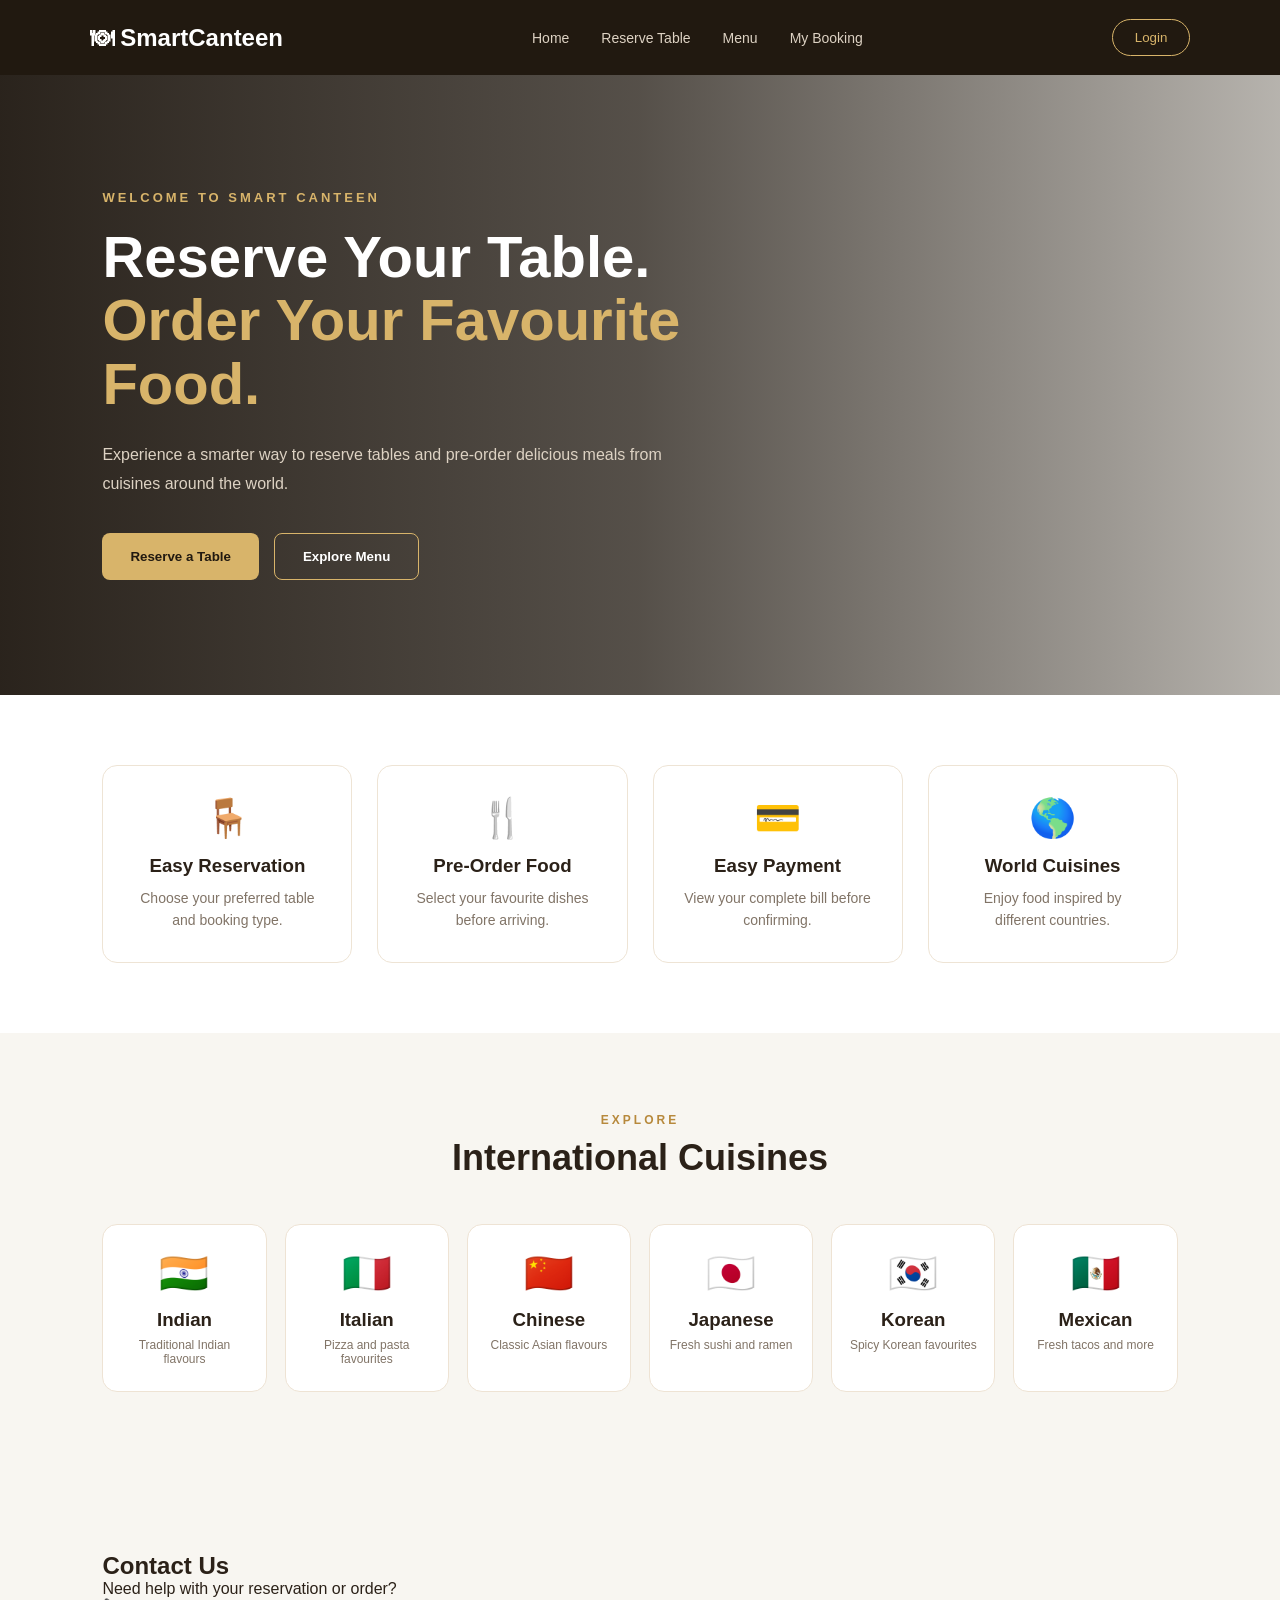
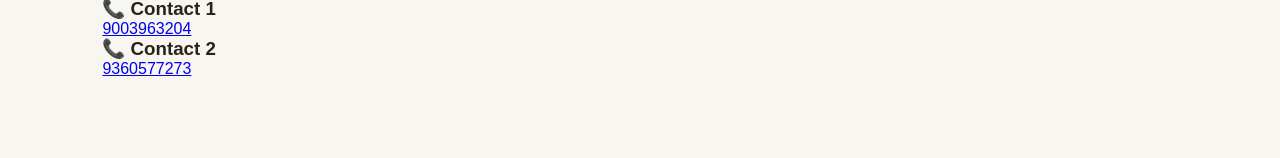
<file: index.html>
<!DOCTYPE html>
<html lang="en">

<head>
    <meta charset="UTF-8">
    <meta name="viewport" content="width=device-width, initial-scale=1.0">
    <title>Smart Canteen Ordering System</title>
    <link rel="stylesheet" href="style.css">
</head>

<body>


<header class="navbar">
    <div class="logo">🍽 SmartCanteen</div>

    <nav>
        <a href="index.html">Home</a>
        <a href="reservation.html" class="active">Reserve Table</a>
        <a href="menu.html">Menu</a>
        <a href="summary.html">My Booking</a>
    </nav>

    <button class="login-btn" onclick="showLogin()">Login</button>
</header>



<section id="home" class="hero">

    <div class="hero-content">

        <p class="small-title">WELCOME TO SMART CANTEEN</p>

        <h1>
            Reserve Your Table.<br>
            <span>Order Your Favourite Food.</span>
        </h1>

        <p>
            Experience a smarter way to reserve tables and pre-order
            delicious meals from cuisines around the world.
        </p>

        <div class="hero-buttons">

            <button
                onclick="window.location.href='reservation.html'"
                class="primary-btn">
                Reserve a Table
            </button>

            <button
                onclick="window.location.href='menu.html'"
                class="secondary-btn">
                Explore Menu
            </button>

        </div>

    </div>

</section>


<section class="features">

    <div class="feature-card">

        <div class="feature-icon">🪑</div>

        <h3>Easy Reservation</h3>

        <p>
            Choose your preferred table and booking type.
        </p>

    </div>


    <div class="feature-card">

        <div class="feature-icon">🍴</div>

        <h3>Pre-Order Food</h3>

        <p>
            Select your favourite dishes before arriving.
        </p>

    </div>


    <div class="feature-card">

        <div class="feature-icon">💳</div>

        <h3>Easy Payment</h3>

        <p>
            View your complete bill before confirming.
        </p>

    </div>


    <div class="feature-card">

        <div class="feature-icon">🌎</div>

        <h3>World Cuisines</h3>

        <p>
            Enjoy food inspired by different countries.
        </p>

    </div>

</section>


<section class="cuisine-section">

    <div class="section-heading">

        <p>EXPLORE</p>

        <h2>International Cuisines</h2>

    </div>


    <div class="cuisine-grid">

        <div class="cuisine-card">

            <div>🇮🇳</div>

            <h3>Indian</h3>

            <p>
                Traditional Indian flavours
            </p>

        </div>


        <div class="cuisine-card">

            <div>🇮🇹</div>

            <h3>Italian</h3>

            <p>
                Pizza and pasta favourites
            </p>

        </div>


        <div class="cuisine-card">

            <div>🇨🇳</div>

            <h3>Chinese</h3>

            <p>
                Classic Asian flavours
            </p>

        </div>


        <div class="cuisine-card">

            <div>🇯🇵</div>

            <h3>Japanese</h3>

            <p>
                Fresh sushi and ramen
            </p>

        </div>


        <div class="cuisine-card">

            <div>🇰🇷</div>

            <h3>Korean</h3>

            <p>
                Spicy Korean favourites
            </p>

        </div>


        <div class="cuisine-card">

            <div>🇲🇽</div>

            <h3>Mexican</h3>

            <p>
                Fresh tacos and more
            </p>

        </div>

    </div>

</section>

<section id="contact" class="contact-section">

    <h2>Contact Us</h2>

    <p>Need help with your reservation or order?</p>

    <div class="contact-numbers">

        <div class="contact-card">
            <h3>📞 Contact 1</h3>
            <a href="tel:9003963204">9003963204</a>
        </div>

        <div class="contact-card">
            <h3>📞 Contact 2</h3>
            <a href="tel:9360577273">9360577273</a>
        </div>

    </div>

</section>




<script src="script.js"></script>

</body>

</html>
</file>
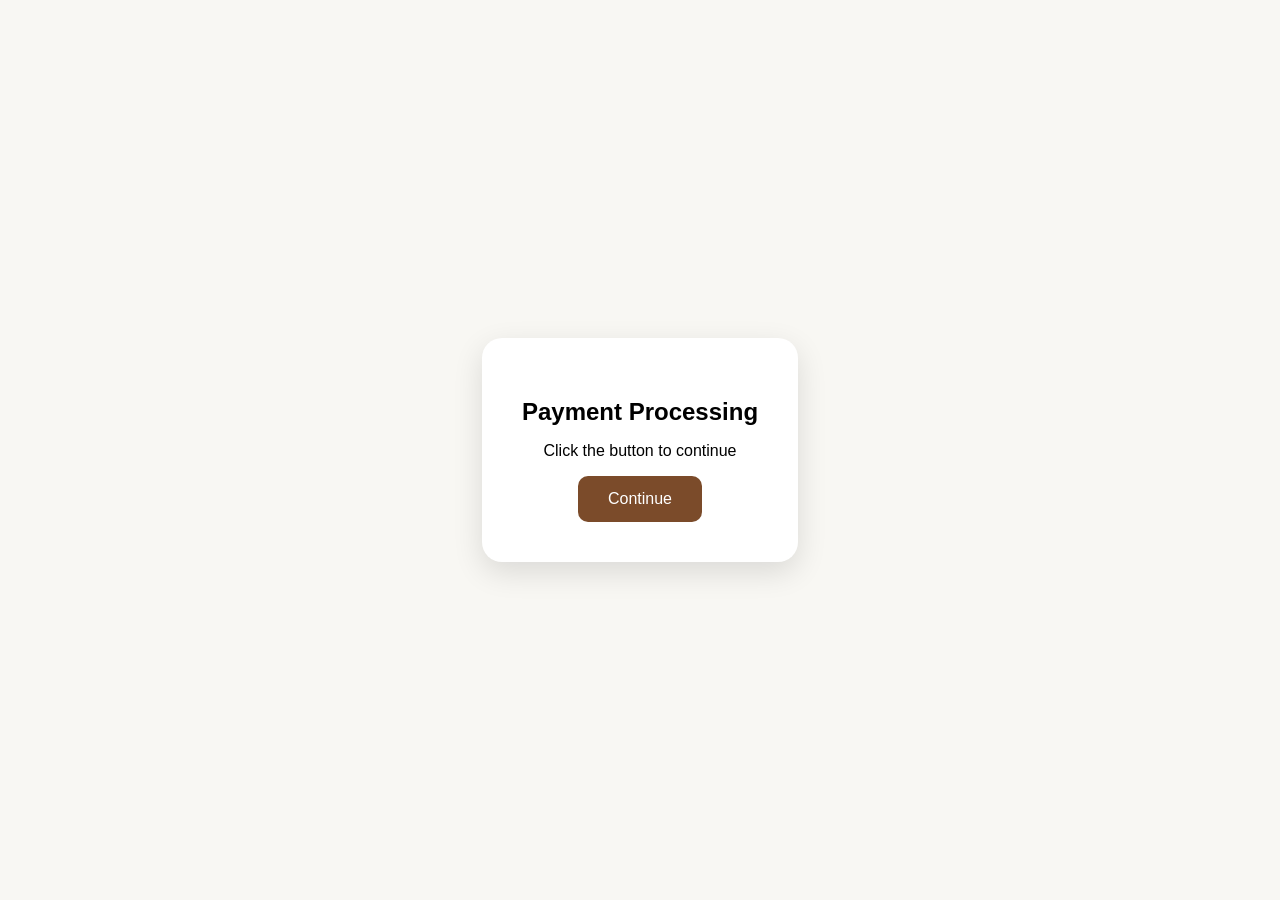
<file: payment.html>
<!DOCTYPE html>
<html lang="en">
<head>
    <meta charset="UTF-8">
    <meta name="viewport" content="width=device-width, initial-scale=1.0">

    <title>Payment</title>

    <style>
        body {
            margin: 0;
            min-height: 100vh;
            display: flex;
            justify-content: center;
            align-items: center;
            background: #f8f7f3;
            font-family: Arial, sans-serif;
        }

        .payment-box {
            background: white;
            padding: 40px;
            border-radius: 20px;
            text-align: center;
            box-shadow: 0 10px 30px rgba(0,0,0,0.12);
        }

        .payment-box h2 {
            margin-bottom: 15px;
        }

        .payment-box button {
            padding: 14px 30px;
            border: none;
            border-radius: 10px;
            background: #7b4b2a;
            color: white;
            font-size: 16px;
            cursor: pointer;
        }
    </style>
</head>

<body>

    <div class="payment-box">
        <h2>Payment Processing</h2>
        <p>Click the button to continue</p>

        <button onclick="openQR()">Continue</button>
    </div>

    <script>
        function openQR() {
            window.location.href = "qr.html";
        }
    </script>

</body>
</html>
</file>
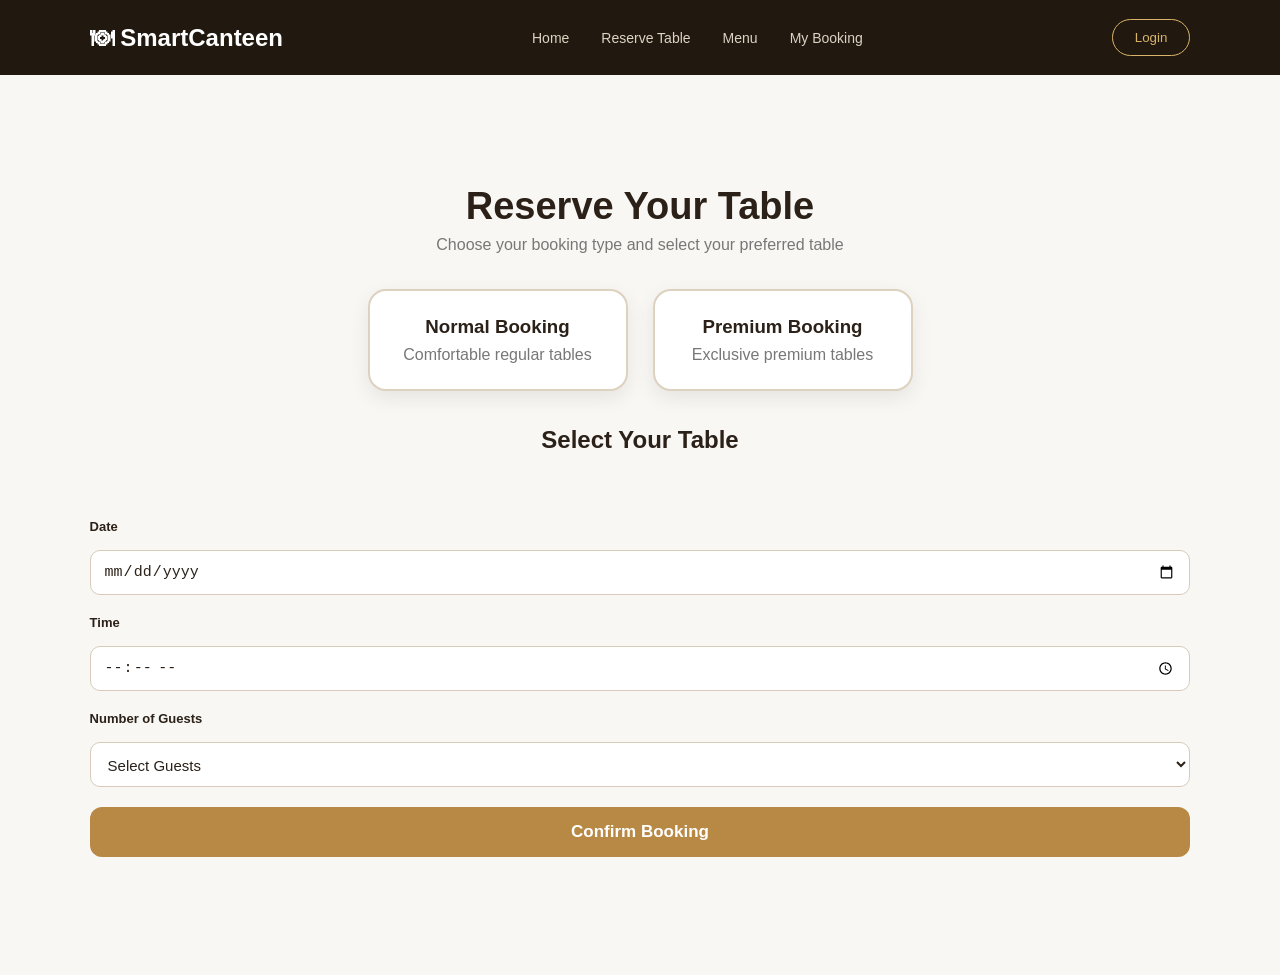
<file: reservation.html>
<!DOCTYPE html>
<html lang="en">
<head>
    <meta charset="UTF-8">
    <meta name="viewport" content="width=device-width, initial-scale=1.0">
    <title>Reserve Table - SmartCanteen</title>
    <link rel="stylesheet" href="style.css">

    <style>
        .reservation-page {
            min-height: 100vh;
            padding: 110px 7% 50px;
            background: #f8f7f3;
        }

        .reservation-title {
            text-align: center;
            margin-bottom: 35px;
        }

        .reservation-title h1 {
            font-size: 38px;
            margin-bottom: 8px;
            color: #2b2118;
        }

        .reservation-title p {
            color: #777;
        }

        .booking-types {
            display: flex;
            justify-content: center;
            gap: 25px;
            margin-bottom: 35px;
        }

        .booking-type-card {
            width: 260px;
            padding: 25px;
            background: white;
            border: 2px solid #ddd1c0;
            border-radius: 18px;
            text-align: center;
            cursor: pointer;
            transition: 0.3s;
            box-shadow: 0 7px 20px rgba(0,0,0,0.08);
        }

        .booking-type-card:hover {
            transform: translateY(-5px);
        }

        .booking-type-card.active {
            border-color: #b88945;
            background: #fff8ed;
            box-shadow: 0 10px 25px rgba(184,137,69,0.20);
        }

        .booking-type-card h3 {
            margin: 0 0 8px;
            color: #2b2118;
        }

        .booking-type-card p {
            margin: 0;
            color: #777;
        }

        .table-section {
            max-width: 1000px;
            margin: auto;
        }

        .table-section h2 {
            text-align: center;
            color: #2b2118;
            margin-bottom: 25px;
        }

        .table-grid {
            display: grid;
            grid-template-columns: repeat(4, 1fr);
            gap: 20px;
            margin-bottom: 40px;
        }

        .table-card {
            background: white;
            border: 2px solid #ddd1c0;
            border-radius: 16px;
            padding: 25px 15px;
            text-align: center;
            cursor: pointer;
            display: none;
            flex-direction: column;
            align-items: center;
            gap: 8px;
            transition: 0.3s;
            box-shadow: 0 7px 20px rgba(0,0,0,0.08);
        }

        .table-card:hover {
            transform: translateY(-5px);
            border-color: #b88945;
        }

        .table-card.selected {
            border-color: #b88945;
            background: #fff8ed;
            box-shadow: 0 10px 25px rgba(184,137,69,0.25);
        }

        .table-icon {
            font-size: 32px;
        }

        .table-card strong {
            font-size: 19px;
            color: #2b2118;
        }

        .table-card span {
            color: #777;
            font-size: 14px;
        }

        .table-card small {
            color: #b27a32;
            font-size: 15px;
            font-weight: bold;
        }

        .reservation-form {
            max-width: 700px;
            margin: auto;
            background: white;
            padding: 30px;
            border-radius: 20px;
            box-shadow: 0 7px 25px rgba(0,0,0,0.08);
            border: 1px solid #ddd1c0;
        }

        .form-group {
            margin-bottom: 20px;
        }

        .form-group label {
            display: block;
            margin-bottom: 8px;
            font-weight: bold;
            color: #2b2118;
        }

        .form-group input,
        .form-group select {
            width: 100%;
            padding: 13px;
            border: 1px solid #d8cbb9;
            border-radius: 10px;
            box-sizing: border-box;
            font-size: 15px;
            outline: none;
        }

        .form-group input:focus,
        .form-group select:focus {
            border-color: #b88945;
        }

        .confirm-btn {
            width: 100%;
            padding: 15px;
            border: none;
            border-radius: 12px;
            background: #b88945;
            color: white;
            font-size: 17px;
            font-weight: bold;
            cursor: pointer;
            transition: 0.3s;
        }

        .confirm-btn:hover {
            background: #956d35;
        }

        @media (max-width: 800px) {
            .booking-types {
                flex-direction: column;
                align-items: center;
            }

            .booking-type-card {
                width: 80%;
            }

            .table-grid {
                grid-template-columns: repeat(2, 1fr);
            }
        }

        @media (max-width: 500px) {
            .reservation-page {
                padding-left: 5%;
                padding-right: 5%;
            }

            .table-grid {
                grid-template-columns: 1fr 1fr;
                gap: 12px;
            }

            .reservation-form {
                padding: 20px;
            }
        }
    </style>
</head>

<body>

<header class="navbar">
    <div class="logo">🍽 SmartCanteen</div>

    <nav>
        <a href="index.html">Home</a>
        <a href="reservation.html" class="active">Reserve Table</a>
        <a href="menu.html">Menu</a>
        <a href="summary.html">My Booking</a>
    </nav>

    <button class="login-btn" onclick="showLogin()">Login</button>
</header>

<main class="reservation-page">

    <div class="reservation-title">
        <h1>Reserve Your Table</h1>
        <p>Choose your booking type and select your preferred table</p>
    </div>

    <div class="booking-types">

        <div id="normalCard"
             class="booking-type-card"
             onclick="selectBookingType('Normal')">

            <h3>Normal Booking</h3>
            <p>Comfortable regular tables</p>

        </div>

        <div id="premiumCard"
             class="booking-type-card"
             onclick="selectBookingType('Premium')">

            <h3>Premium Booking</h3>
            <p>Exclusive premium tables</p>

        </div>

    </div>

    <div class="table-section">

        <h2>Select Your Table</h2>

        <div class="table-grid">

            <div class="table-card normal-table"
                 onclick="selectTable('N01', 50, this)">
                <div class="table-icon">🪑</div>
                <strong>N01</strong>
                <span>Normal Table</span>
                <small>₹50</small>
            </div>

            <div class="table-card normal-table"
                 onclick="selectTable('N02', 50, this)">
                <div class="table-icon">🪑</div>
                <strong>N02</strong>
                <span>Normal Table</span>
                <small>₹50</small>
            </div>

            <div class="table-card normal-table"
                 onclick="selectTable('N03', 50, this)">
                <div class="table-icon">🪑</div>
                <strong>N03</strong>
                <span>Normal Table</span>
                <small>₹50</small>
            </div>

            <div class="table-card normal-table"
                 onclick="selectTable('N04', 50, this)">
                <div class="table-icon">🪑</div>
                <strong>N04</strong>
                <span>Normal Table</span>
                <small>₹50</small>
            </div>

            <div class="table-card premium-table"
                 onclick="selectTable('P01', 150, this)">
                <div class="table-icon">👑</div>
                <strong>P01</strong>
                <span>Premium Table</span>
                <small>₹150</small>
            </div>

            <div class="table-card premium-table"
                 onclick="selectTable('P02', 150, this)">
                <div class="table-icon">👑</div>
                <strong>P02</strong>
                <span>Premium Table</span>
                <small>₹150</small>
            </div>

        </div>

    </div>

    <div class="form-group">
    <label for="bookingDate">Date</label>
    <input type="date" id="bookingDate" autocomplete="off">
</div>

<div class="form-group">
    <label for="bookingTime">Time</label>
    <input type="time" id="bookingTime" autocomplete="off">
</div>

<div class="form-group">
    <label for="guests">Number of Guests</label>
    <select id="guests" autocomplete="off">
        <option value="" selected>Select Guests</option>
        <option value="1">1 Guest</option>
        <option value="2">2 Guests</option>
        <option value="3">3 Guests</option>
        <option value="4">4 Guests</option>
        <option value="5">5 Guests</option>
        <option value="6">6 Guests</option>
        <option value="7">7 Guests</option>
        <option value="8">8 Guests</option>
    </select>
</div>
        <button class="confirm-btn" onclick="confirmBooking()">
            Confirm Booking
        </button>

    </div>

</main>

<script>
var bookingType = "";
var tableNumber = "";
var tableCharge = 0;

function selectBookingType(type) {

    bookingType = type;
    tableNumber = "";
    tableCharge = 0;

    localStorage.setItem("bookingType", type);
    localStorage.removeItem("tableNumber");
    localStorage.setItem("tableCharge", "0");

    document.getElementById("normalCard").classList.remove("active");
    document.getElementById("premiumCard").classList.remove("active");

    if (type === "Normal") {
        document.getElementById("normalCard").classList.add("active");
    }

    if (type === "Premium") {
        document.getElementById("premiumCard").classList.add("active");
    }

    showTables(type);
}

function showTables(type) {

    var normalTables = document.querySelectorAll(".normal-table");
    var premiumTables = document.querySelectorAll(".premium-table");

    normalTables.forEach(function(table) {
        table.style.display = "none";
    });

    premiumTables.forEach(function(table) {
        table.style.display = "none";
    });

    if (type === "Normal") {

        normalTables.forEach(function(table) {
            table.style.display = "flex";
        });

    }

    if (type === "Premium") {

        premiumTables.forEach(function(table) {
            table.style.display = "flex";
        });

    }
}

function selectTable(number, charge, element) {

    tableNumber = number;
    tableCharge = Number(charge);

    document.querySelectorAll(".table-card").forEach(function(card) {
        card.classList.remove("selected");
    });

    element.classList.add("selected");

    localStorage.setItem("tableNumber", tableNumber);
    localStorage.setItem("tableCharge", tableCharge);
}

function saveBookingDetails() {

    var date = document.getElementById("bookingDate").value;
    var time = document.getElementById("bookingTime").value;
    var guests = document.getElementById("guests").value;

    localStorage.setItem("bookingType", bookingType);
    localStorage.setItem("tableNumber", tableNumber);
    localStorage.setItem("tableCharge", tableCharge);
    localStorage.setItem("bookingDate", date);
    localStorage.setItem("bookingTime", time);
    localStorage.setItem("guests", guests);
}

function confirmBooking() {

    var date = document.getElementById("bookingDate").value;
    var time = document.getElementById("bookingTime").value;
    var guests = document.getElementById("guests").value;

    if (!bookingType) {
        alert("Please select Normal or Premium booking.");
        return;
    }

    if (!tableNumber) {
        alert("Please select a table.");
        return;
    }

    if (!date) {
        alert("Please select a date.");
        return;
    }

    if (!time) {
        alert("Please select a time.");
        return;
    }

    if (!guests) {
        alert("Please select the number of guests.");
        return;
    }

    saveBookingDetails();

    if (!localStorage.getItem("foodItems")) {
        localStorage.setItem("foodItems", JSON.stringify([]));
    }

    window.location.href = "menu.html";
}

function showLogin() {
    alert("Login feature will be available soon.");
}

document.addEventListener("DOMContentLoaded", function() {

    document.querySelectorAll(".normal-table").forEach(function(table) {
        table.style.display = "none";
    });

    document.querySelectorAll(".premium-table").forEach(function(table) {
        table.style.display = "none";
    });

    var savedType = localStorage.getItem("bookingType");

    if (savedType === "Normal" || savedType === "Premium") {
        bookingType = savedType;

        showTables(savedType);

        if (savedType === "Normal") {
            document.getElementById("normalCard").classList.add("active");
        }

        if (savedType === "Premium") {
            document.getElementById("premiumCard").classList.add("active");
        }
    }

    var savedDate = localStorage.getItem("bookingDate");
    var savedTime = localStorage.getItem("bookingTime");
    var savedGuests = localStorage.getItem("guests");

    if (savedDate) {
        document.getElementById("bookingDate").value = savedDate;
    }

    if (savedTime) {
        document.getElementById("bookingTime").value = savedTime;
    }

    if (savedGuests) {
        document.getElementById("guests").value = savedGuests;
    }

});
</script>
<script>
function resetReservationFields() {
    var dateInput = document.getElementById("bookingDate");
    var timeInput = document.getElementById("bookingTime");
    var guestsInput = document.getElementById("guests");

    if (dateInput) {
        dateInput.value = "";
    }

    if (timeInput) {
        timeInput.value = "";
    }

    if (guestsInput) {
        guestsInput.selectedIndex = 0;
        guestsInput.value = "";
    }

    localStorage.removeItem("bookingDate");
    localStorage.removeItem("bookingTime");
    localStorage.removeItem("guests");
}

document.addEventListener("DOMContentLoaded", function() {
    resetReservationFields();
});

window.addEventListener("pageshow", function() {
    resetReservationFields();
});
</script>
</body>
</html>
</file>
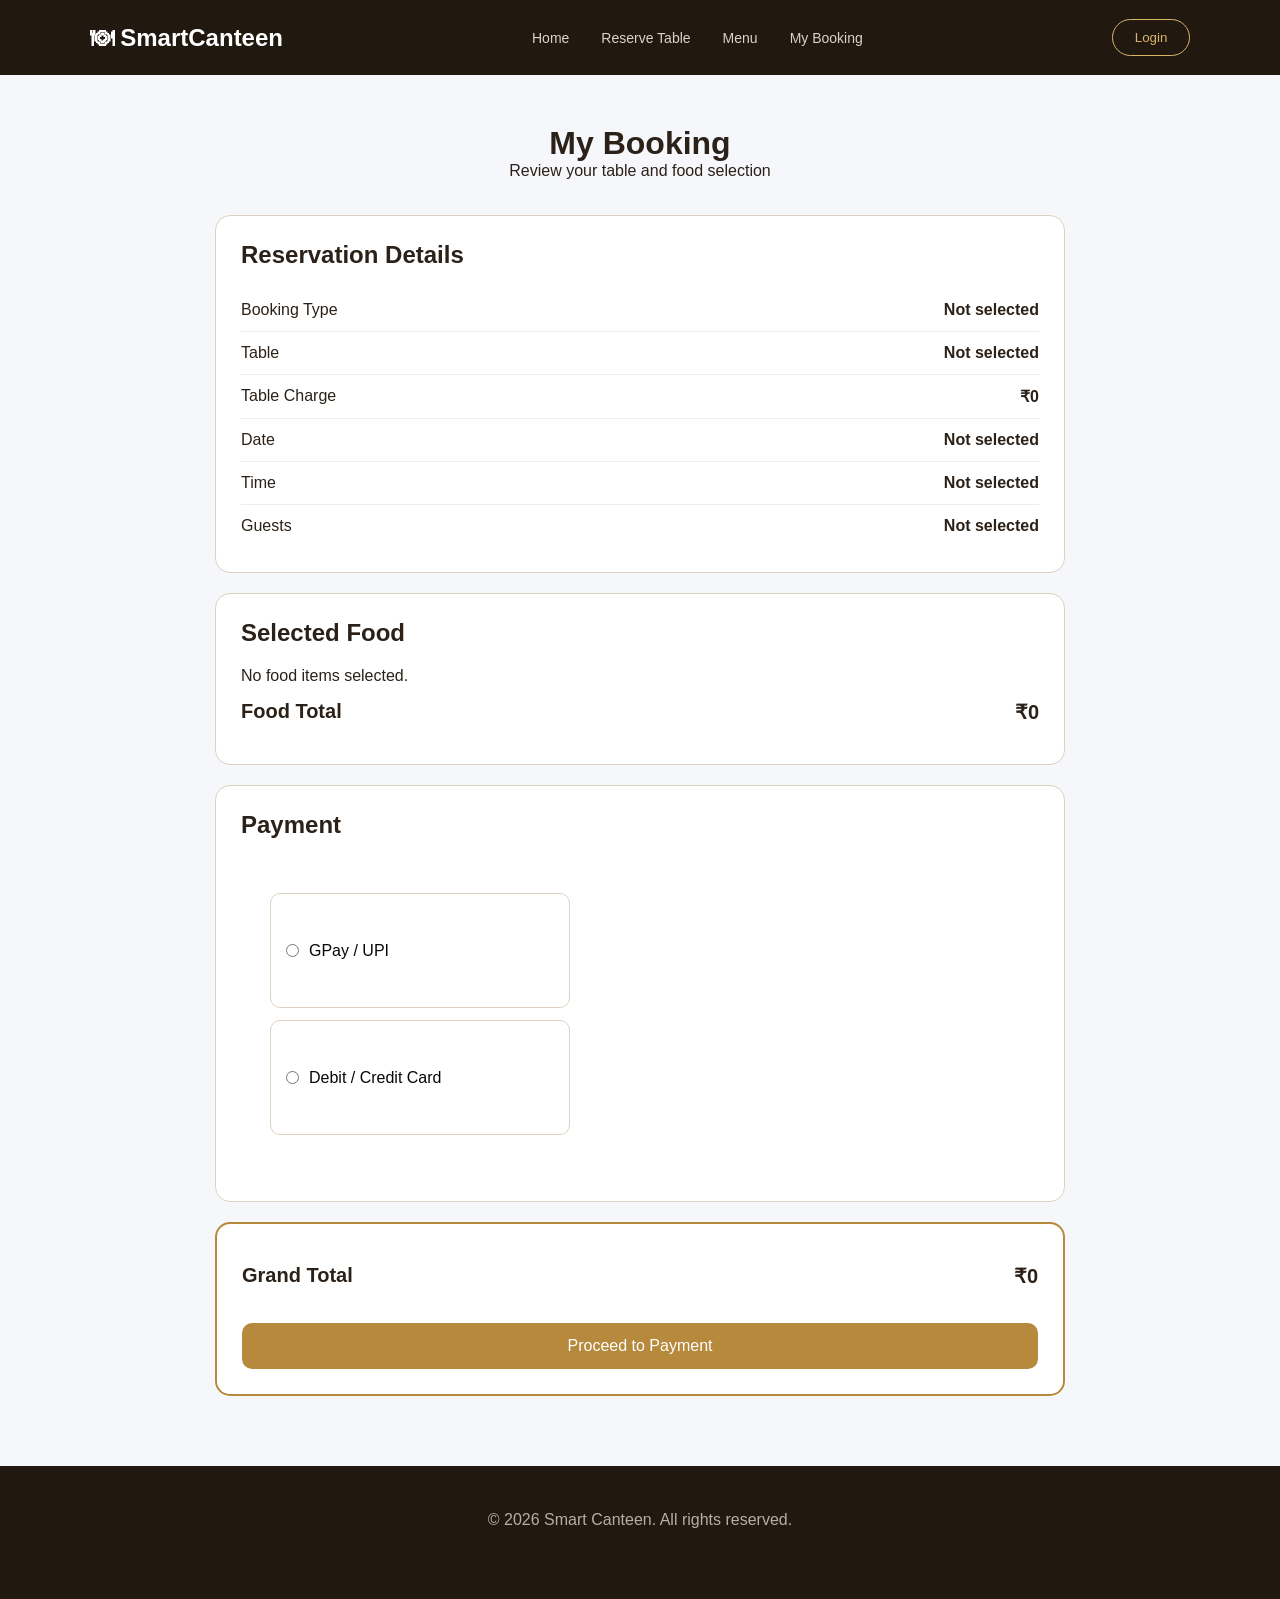
<file: summary.html>
<!DOCTYPE html>
<html lang="en">
<head>
    <meta charset="UTF-8">
    <meta name="viewport" content="width=device-width, initial-scale=1.0">

    <title>Smart Canteen - My Booking</title>

    <link rel="stylesheet" href="style.css">

    <style>
        .summary-page {
            padding: 50px 6%;
            background: #f6f7fb;
            min-height: 80vh;
        }

        .summary-title {
            text-align: center;
            margin-bottom: 35px;
        }

        .summary-container {
            max-width: 850px;
            margin: auto;
        }

        .summary-card {
            background: white;
            border-radius: 15px;
            padding: 25px;
            margin-bottom: 20px;
            border: 1px solid #ddd1c0;
        }

        .summary-card h2 {
            margin-bottom: 20px;
        }

        .summary-row {
            display: flex;
            justify-content: space-between;
            padding: 12px 0;
            border-bottom: 1px solid #eee;
        }

        .summary-row:last-child {
            border-bottom: none;
        }

        .summary-food-row {
            display: flex;
            justify-content: space-between;
            align-items: center;
            padding: 12px 0;
            border-bottom: 1px solid #eee;
        }

        .summary-food-info {
            display: flex;
            flex-direction: column;
            gap: 4px;
        }

        .summary-food-name {
            font-weight: bold;
        }

        .summary-food-quantity {
            color: #777;
            font-size: 14px;
        }

        .summary-food-price {
            font-weight: bold;
            color: #b7893c;
        }

        .total-row {
            display: flex;
            justify-content: space-between;
            padding: 15px 0;
            font-size: 20px;
            font-weight: bold;
        }

        .payment-section {
            margin-top: 25px;
        }

        .payment-option {
            border: 1px solid #ddd1c0;
            border-radius: 10px;
            padding: 15px;
            margin-bottom: 12px;
            cursor: pointer;
        }

        .payment-option:hover {
            border-color: #b7893c;
            background: #f5ead7;
        }

        .payment-option input {
            margin-right: 10px;
        }

        .pay-btn {
            width: 100%;
            margin-top: 20px;
            padding: 14px;
            border: none;
            border-radius: 10px;
            background: #b7893c;
            color: white;
            font-size: 16px;
            cursor: pointer;
        }

        .pay-btn:hover {
            background: #956f2e;
        }

        .empty-message {
            text-align: center;
            color: #777;
            padding: 20px;
        }

        .grand-total-card {
            border: 2px solid #b7893c;
        }
    </style>
</head>

<body>

<header class="navbar">

    <div class="logo">🍽 SmartCanteen</div>

    <nav>
        <a href="index.html">Home</a>
        <a href="reservation.html">Reserve Table</a>
        <a href="menu.html">Menu</a>
        <a href="summary.html" class="active">My Booking</a>
    </nav>

    <button class="login-btn" onclick="showLogin()">Login</button>

</header>


<main class="summary-page">

    <div class="summary-title">
        <h1>My Booking</h1>
        <p>Review your table and food selection</p>
    </div>


    <div class="summary-container">

        <div class="summary-card">

            <h2>Reservation Details</h2>

            <div class="summary-row">
                <span>Booking Type</span>
                <strong id="summaryBookingType">Normal</strong>
            </div>

            <div class="summary-row">
                <span>Table</span>
                <strong id="summaryTable">Not Selected</strong>
            </div>

            <div class="summary-row">
                <span>Table Charge</span>
                <strong id="summaryTableCharge">₹0</strong>
            </div>

            <div class="summary-row">
                <span>Date</span>
                <strong id="summaryDate">Not Selected</strong>
            </div>

            <div class="summary-row">
                <span>Time</span>
                <strong id="summaryTime">Not Selected</strong>
            </div>

            <div class="summary-row">
                <span>Guests</span>
                <strong id="summaryGuests">1</strong>
            </div>

        </div>


        <div class="summary-card">

            <h2>Selected Food</h2>

            <div id="selectedFood">

                <div class="empty-message">
                    No food items selected.
                </div>

            </div>

            <div class="total-row">
                <span>Food Total</span>
                <span id="summaryFoodTotal">₹0</span>
            </div>

        </div>


        <div class="summary-card">

            <h2>Payment</h2>

            <div class="payment-section">

                <label class="payment-option">

                    <input
                        type="radio"
                        name="payment"
                        value="UPI">

                    GPay / UPI

                </label>


                <label class="payment-option">

                    <input
                        type="radio"
                        name="payment"
                        value="Card">

                    Debit / Credit Card

                </label>

            </div>

        </div>


        <div class="summary-card grand-total-card">

            <div class="total-row">

                <span>Grand Total</span>

                <span id="summaryGrandTotal">₹0</span>

            </div>

            <button
                class="pay-btn"
                type="button"
                onclick="makePayment()">

                Proceed to Payment

            </button>

        </div>

    </div>

</main>


<footer>

    <p>© 2026 Smart Canteen. All rights reserved.</p>

</footer>


<script src="script.js"></script>

<script>
function makePayment() {
    var selectedPayment = document.querySelector('input[name="payment"]:checked');

    if (!selectedPayment) {
        alert("Please select a payment method");
        return;
    }

    var totalText = document.getElementById("summaryGrandTotal").innerText;
    var total = totalText.replace(/[₹,]/g, "").trim();

    if (!total || parseFloat(total) <= 0) {
        alert("Invalid payment amount");
        return;
    }

    localStorage.setItem("totalAmount", total);
    localStorage.setItem("paymentAmount", total);
    localStorage.setItem("selectedPaymentMethod", selectedPayment.value);

    if (selectedPayment.value === "UPI") {
        window.location.href = "qr.html";
    } else {
        alert("Card payment can be added separately.");
    }
}
</script>

</body>
</html>
</file>
<file: style.css>
* {
    margin: 0;
    padding: 0;
    box-sizing: border-box;
}


html {
    scroll-behavior: smooth;
}


body {
    font-family: Arial, Helvetica, sans-serif;
    background: #f8f6f1;
    color: #2b2118;
}


/* NAVBAR */


.navbar {
    height: 75px;
    background: #211910;
    display: flex;
    align-items: center;
    justify-content: space-between;
    padding: 0 7%;
    position: sticky;
    top: 0;
    z-index: 1000;
}


.logo {
    font-size: 24px;
    font-weight: bold;
    color: white;
}


.logo span:last-child {
    color: #d8b46a;
}


.logo span:first-child {
    margin-right: 5px;
}


.navbar nav {
    display: flex;
    gap: 32px;
}


.navbar nav a {
    text-decoration: none;
    color: #ddd2c3;
    font-size: 14px;
    transition: 0.3s;
}


.navbar nav a:hover {
    color: #d8b46a;
}


.login-btn {
    border: 1px solid #d8b46a;
    background: transparent;
    color: #d8b46a;
    padding: 10px 22px;
    border-radius: 20px;
    cursor: pointer;
}


/* HERO */


.hero {
    min-height: 620px;
    display: flex;
    align-items: center;
    padding: 80px 8%;
    background:
        linear-gradient(
            90deg,
            rgba(31,24,17,0.95),
            rgba(31,24,17,0.75),
            rgba(31,24,17,0.3)
        ),
        url("https://images.unsplash.com/photo-1517248135467-4c7edcad34c4")
        center/cover;
}


.hero-content {
    max-width: 700px;
    color: white;
}


.small-title {
    color: #d8b46a;
    letter-spacing: 3px;
    font-size: 13px;
    font-weight: bold;
    margin-bottom: 20px;
}


.hero h1 {
    font-size: 58px;
    line-height: 1.1;
    margin-bottom: 25px;
}


.hero h1 span {
    color: #d8b46a;
}


.hero p:not(.small-title) {
    color: #ddd2c3;
    line-height: 1.8;
    max-width: 580px;
}


.hero-buttons {
    display: flex;
    gap: 15px;
    margin-top: 35px;
}


.primary-btn,
.secondary-btn {
    padding: 15px 28px;
    border-radius: 8px;
    cursor: pointer;
    font-weight: bold;
}


.primary-btn {
    border: none;
    background: #d8b46a;
    color: #211910;
}


.secondary-btn {
    border: 1px solid #d8b46a;
    background: transparent;
    color: white;
}


/* FEATURES */


.features {
    padding: 70px 8%;
    display: grid;
    grid-template-columns: repeat(4, 1fr);
    gap: 25px;
    background: white;
}


.feature-card {
    padding: 30px;
    text-align: center;
    border: 1px solid #eee4d5;
    border-radius: 15px;
    transition: 0.3s;
}


.feature-card:hover {
    transform: translateY(-5px);
    box-shadow: 0 15px 30px rgba(0,0,0,0.08);
}


.feature-icon {
    font-size: 38px;
    margin-bottom: 15px;
}


.feature-card h3 {
    margin-bottom: 10px;
}


.feature-card p {
    color: #817467;
    font-size: 14px;
    line-height: 1.6;
}


/* COMMON SECTION */


section {
    padding: 80px 8%;
}


.section-heading {
    text-align: center;
    margin-bottom: 45px;
}


.section-heading p {
    color: #b7893c;
    font-size: 12px;
    letter-spacing: 3px;
    font-weight: bold;
    margin-bottom: 10px;
}


.section-heading h2 {
    font-size: 36px;
    margin-bottom: 10px;
}


.section-heading span {
    color: #817467;
}


/* CUISINES */


.cuisine-section {
    background: #f8f6f1;
}


.cuisine-grid {
    display: grid;
    grid-template-columns: repeat(6, 1fr);
    gap: 18px;
}


.cuisine-card {
    background: white;
    padding: 25px 15px;
    text-align: center;
    border-radius: 15px;
    border: 1px solid #eee3d4;
    transition: 0.3s;
}


.cuisine-card:hover {
    transform: translateY(-6px);
}


.cuisine-card > div {
    font-size: 40px;
    margin-bottom: 12px;
}


.cuisine-card h3 {
    margin-bottom: 7px;
}


.cuisine-card p {
    color: #817467;
    font-size: 12px;
}


/* RESERVATION */


.reservation-section {
    background: white;
}


.booking-types {
    display: grid;
    grid-template-columns: repeat(2, 1fr);
    gap: 25px;
    max-width: 900px;
    margin: auto;
}


.booking-card {
    position: relative;
    padding: 35px;
    border: 2px solid #e8dfd2;
    border-radius: 20px;
    text-align: center;
    cursor: pointer;
    transition: 0.3s;
    background: #fff;
}


.booking-card:hover {
    transform: translateY(-5px);
    border-color: #c69b52;
    box-shadow: 0 15px 35px rgba(70,50,25,0.1);
}


.premium-card {
    background: linear-gradient(145deg, #2b2118, #3b2c1d);
    color: white;
    border-color: #c69b52;
}


.premium-label {
    position: absolute;
    top: 15px;
    right: 15px;
    background: #d8b46a;
    color: #2b2118;
    padding: 5px 10px;
    border-radius: 15px;
    font-size: 10px;
    font-weight: bold;
}


.booking-icon {
    font-size: 45px;
    margin-bottom: 15px;
}


.booking-card p {
    color: #817467;
    margin: 15px auto;
    line-height: 1.6;
    max-width: 350px;
}


.premium-card p {
    color: #c9bfb3;
}


.booking-price {
    color: #b7893c;
    font-size: 28px;
    font-weight: bold;
    margin: 20px;
}


.booking-card button {
    border: none;
    background: #2b2118;
    color: white;
    padding: 12px 25px;
    border-radius: 8px;
    cursor: pointer;
}


.premium-card button {
    background: #d8b46a;
    color: #2b2118;
}


/* FORM */


.reservation-form {
    max-width: 1000px;
    margin: 50px auto 0;
    padding: 35px;
    border-radius: 20px;
    background: #f8f6f1;
    border: 1px solid #e7ddcf;
}


.reservation-form h2 {
    margin-bottom: 25px;
}


.form-grid {
    display: grid;
    grid-template-columns: repeat(4, 1fr);
    gap: 18px;
}


.form-group {
    display: flex;
    flex-direction: column;
    gap: 8px;
}


.form-group label {
    font-size: 13px;
    color: #75695e;
}


.form-group input,
.form-group select {
    height: 45px;
    border: 1px solid #ddd1c0;
    border-radius: 8px;
    padding: 0 12px;
    background: white;
    color: #2b2118;
}


.sub-heading {
    margin: 35px 0 18px;
}


.table-grid {
    display: grid;
    grid-template-columns: repeat(5, 1fr);
    gap: 15px;
}


.table-card {
    padding: 20px;
    text-align: center;
    border: 1px solid #ddd1c0;
    border-radius: 12px;
    cursor: pointer;
    background: white;
    transition: 0.3s;
}


.table-card:hover,
.table-card.selected {
    border-color: #b7893c;
    background: #f5ead7;
}


.table-card span {
    display: block;
    color: #9a702f;
    font-size: 10px;
    letter-spacing: 1px;
}


.table-card strong {
    display: block;
    font-size: 22px;
    margin: 7px 0;
}


.table-card small {
    color: #817467;
}


/* MENU */


.menu-section {
    background: #f8f6f1;
}


/* ANIMATED MENU BACKGROUND */


.menu-page {
    padding: 35px 5%;
    min-height: 100vh;
    position: relative;
    overflow: hidden;


    background:
        linear-gradient(
            rgba(255, 250, 240, 0.72),
            rgba(255, 250, 240, 0.72)
        ),
        url("images/back.png");


    background-size: 105% 105%;
    background-position: center;
    background-repeat: no-repeat;
    background-attachment: fixed;


    animation: backgroundMove 18s ease-in-out infinite alternate;
}


.menu-page::before {
    content: "";
    position: absolute;


    width: 450px;
    height: 450px;


    top: -180px;
    left: -180px;


    border-radius: 50%;


    background: rgba(255, 210, 130, 0.18);


    filter: blur(75px);


    pointer-events: none;


    animation: floatingLight 12s ease-in-out infinite alternate;
}


.menu-page::after {
    content: "";
    position: absolute;


    width: 350px;
    height: 350px;


    right: -150px;
    bottom: 5%;


    border-radius: 50%;


    background: rgba(255, 190, 100, 0.12);


    filter: blur(70px);


    pointer-events: none;


    animation: floatingLightRight 15s ease-in-out infinite alternate;
}


.menu-page > * {
    position: relative;
    z-index: 1;
}


@keyframes backgroundMove {
    0% {
        background-position: 48% 48%;
        background-size: 105% 105%;
    }


    50% {
        background-position: 52% 50%;
        background-size: 110% 110%;
    }


    100% {
        background-position: 48% 52%;
        background-size: 105% 105%;
    }
}


@keyframes floatingLight {
    0% {
        transform: translate(0, 0);
        opacity: 0.35;
    }


    50% {
        transform: translate(250px, 180px);
        opacity: 0.65;
    }


    100% {
        transform: translate(500px, 50px);
        opacity: 0.35;
    }
}


@keyframes floatingLightRight {
    0% {
        transform: translate(0, 0);
        opacity: 0.25;
    }


    50% {
        transform: translate(-180px, -120px);
        opacity: 0.55;
    }


    100% {
        transform: translate(-350px, 30px);
        opacity: 0.25;
    }
}


/* MENU TITLE */


.menu-title {
    text-align: center;
    margin-bottom: 25px;
}


.menu-title h1 {
    font-size: 34px;
    margin-bottom: 8px;
}


.menu-title p {
    color: #777;
}


/* MENU TOOLS */


.menu-tools {
    display: flex;
    justify-content: center;
    gap: 15px;
    margin-bottom: 25px;
    flex-wrap: wrap;
}


.search-box {
    width: 350px;
    position: relative;
}


.search-box input {
    width: 100%;
    padding: 14px 18px 14px 45px;
    border: 1px solid #ddd1c0;
    border-radius: 30px;
    outline: none;
    background: rgba(255,255,255,0.95);
    font-size: 15px;
    box-sizing: border-box;
}


.search-icon {
    position: absolute;
    left: 17px;
    top: 12px;
    font-size: 20px;
}


/* CATEGORIES */


.category-bar {
    display: flex;
    justify-content: center;
    gap: 10px;
    flex-wrap: wrap;
    margin-bottom: 35px;
}


.category-btn {
    border: 1px solid #d5c3a7;
    background: rgba(255,255,255,0.95);
    color: #5b4932;
    padding: 10px 17px;
    border-radius: 25px;
    cursor: pointer;
    transition: 0.3s;
}


.category-btn:hover,
.category-btn.active {
    background: #b7893c;
    color: white;
    border-color: #b7893c;
}


/* MENU LAYOUT */


.menu-layout {
    display: flex;
    align-items: flex-start;
    gap: 25px;
}


.menu-items {
    flex: 1;
    min-width: 0;
}


.category-section {
    margin-bottom: 35px;
}


.category-title {
    font-size: 23px;
    margin-bottom: 18px;
    padding-left: 12px;
    border-left: 5px solid #b7893c;
}


/* FOOD CARD */


.food-card {
    background: rgba(255,255,255,0.96);
    border: 1px solid #e1d8ca;
    border-radius: 14px;
    overflow: hidden;
    transition: 0.3s;
    backdrop-filter: blur(3px);
}


.food-card:hover {
    transform: translateY(-6px);
    box-shadow: 0 12px 30px rgba(0,0,0,0.12);
}


.food-image {
    width: 100%;
    height: 150px;
    object-fit: cover;
    display: block;
}


.food-content {
    padding: 16px;
}


.food-type {
    color: #b7893c;
    font-size: 11px;
    font-weight: bold;
    margin-bottom: 6px;
}


.food-card h3 {
    margin: 0 0 7px;
    font-size: 18px;
}


.food-description {
    color: #777;
    font-size: 13px;
    line-height: 1.4;
    min-height: 38px;
    margin-bottom: 12px;
}


.food-bottom {
    display: flex;
    align-items: center;
    justify-content: space-between;
}


.food-price {
    font-size: 18px;
    font-weight: bold;
}


.add-food-btn {
    border: none;
    background: #b7893c;
    color: white;
    padding: 9px 16px;
    border-radius: 8px;
    cursor: pointer;
    transition: 0.3s;
}


.add-food-btn:hover {
    background: #956f2e;
    transform: scale(1.05);
}


.add-food-btn:disabled {
    opacity: 0.65;
}


/* MINI CART */


.mini-cart {
    width: 270px;
    background: white;
    border: 1px solid #ddd1c0;
    border-radius: 16px;
    padding: 20px;
    display: none;
    align-items: center;
    gap: 12px;
    cursor: pointer;
    position: relative;
    box-shadow: 0 7px 20px rgba(0,0,0,0.10);
    flex-shrink: 0;
    box-sizing: border-box;
}


.mini-cart:hover {
    transform: translateY(-5px);
    box-shadow: 0 12px 28px rgba(0,0,0,0.15);
}


.mini-cart-icon {
    width: 45px;
    height: 45px;
    border-radius: 50%;
    background: #b7893c;
    color: white;
    display: flex;
    align-items: center;
    justify-content: center;
    font-size: 23px;
}


.mini-cart-info {
    flex: 1;
    display: flex;
    flex-direction: column;
    gap: 5px;
}


.mini-cart-info strong {
    font-size: 16px;
}


.mini-cart-info span {
    color: #777;
}


.mini-cart-arrow {
    font-size: 24px;
}


/* NO RESULT */


.no-result {
    text-align: center;
    padding: 40px;
    color: #777;
    display: none;
}


.booking-button-area {
    text-align: center;
    margin-top: 35px;
}


/* SUMMARY */


.summary-details {
    margin-top: 20px;
}


.detail-row {
    display: flex;
    justify-content: space-between;
    padding: 12px 0;
    border-bottom: 1px solid #eee7dd;
}


.detail-row span {
    color: #827467;
    font-size: 14px;
}


.detail-row strong {
    color: #2b2118;
    font-size: 14px;
}


.food-section {
    margin-top: 25px;
    padding: 20px;
    background: white;
    border-radius: 18px;
    border: 1px solid #eee5d8;
}


.food-title {
    font-size: 17px;
    font-weight: bold;
    margin-bottom: 15px;
}


.selected-food {
    display: flex;
    flex-direction: column;
    gap: 10px;
    color: #665a4e;
}


.selected-food .food-item {
    display: flex;
    justify-content: space-between;
    align-items: center;
    padding: 12px 15px;
    background: #faf7f1;
    border-radius: 12px;
    border-left: 3px solid #c69b52;
}


.selected-food .food-item span {
    color: #493d31;
    font-weight: 500;
}


.selected-food .food-item strong {
    color: #9a702f;
}


.price-section {
    margin-top: 25px;
    padding: 20px;
    background: #2b2118;
    border-radius: 18px;
    color: white;
}


.price-row {
    display: flex;
    justify-content: space-between;
    padding: 9px 0;
}


.price-row span {
    color: #c9bfb3;
    font-size: 14px;
}


.price-row strong {
    color: white;
}


.divider {
    height: 1px;
    background: rgba(255,255,255,0.2);
    margin: 12px 0;
}


.grand-total {
    display: flex;
    justify-content: space-between;
    align-items: center;
}


.grand-total span {
    font-size: 17px;
    font-weight: 600;
}


.grand-total strong {
    font-size: 25px;
    color: #d8b46a;
}


.luxury-confirm-btn {
    width: 100%;
    margin-top: 22px;
    padding: 16px;
    border: none;
    border-radius: 14px;
    background: linear-gradient(135deg, #b8893d, #d8b46a);
    color: #2b2118;
    font-size: 16px;
    font-weight: bold;
    cursor: pointer;
    transition: 0.3s;
}


.luxury-confirm-btn:hover {
    transform: translateY(-2px);
    box-shadow: 0 12px 25px rgba(184,137,61,0.35);
}


/* FOOTER */


footer {
    background: #211910;
    color: white;
    text-align: center;
    padding: 45px 20px;
}


.footer-logo {
    font-size: 24px;
    font-weight: bold;
    margin-bottom: 12px;
}


footer p {
    color: #b9aea0;
    margin-bottom: 25px;
}


.footer-bottom {
    border-top: 1px solid #40352a;
    padding-top: 20px;
    color: #85796c;
    font-size: 12px;
}


/* RESPONSIVE */


@media (max-width: 1000px) {


    .menu-layout {
        flex-direction: column;
    }


    .mini-cart {
        width: 90%;
        position: fixed;
        bottom: 15px;
        left: 5%;
        z-index: 1000;
        box-sizing: border-box;
    }


    .menu-grid {
        grid-template-columns: repeat(2, 1fr);
    }
}


@media (max-width: 900px) {


    .navbar {
        padding: 0 4%;
    }


    .navbar nav {
        gap: 12px;
    }


    .features {
        grid-template-columns: repeat(2, 1fr);
    }


    .cuisine-grid {
        grid-template-columns: repeat(3, 1fr);
    }


    .form-grid {
        grid-template-columns: repeat(2, 1fr);
    }


    .table-grid {
        grid-template-columns: repeat(3, 1fr);
    }


    .menu-grid {
        grid-template-columns: repeat(2, 1fr);
    }


    .hero h1 {
        font-size: 45px;
    }
}


@media (max-width: 600px) {


    .navbar {
        height: auto;
        padding: 18px;
        flex-direction: column;
        gap: 15px;
    }


    .navbar nav {
        flex-wrap: wrap;
        justify-content: center;
    }


    .hero {
        padding: 70px 25px;
    }


    .hero h1 {
        font-size: 38px;
    }


    .features {
        grid-template-columns: 1fr;
    }


    .cuisine-grid {
        grid-template-columns: repeat(2, 1fr);
    }


    .booking-types {
        grid-template-columns: 1fr;
    }


    .form-grid {
        grid-template-columns: 1fr;
    }


    .table-grid {
        grid-template-columns: repeat(2, 1fr);
    }


    .menu-grid {
        grid-template-columns: 1fr;
    }


    section {
        padding: 60px 20px;
    }


    .luxury-summary-card {
        padding: 20px;
    }


    .summary-header {
        flex-direction: column;
        align-items: flex-start;
        gap: 15px;
    }


    .mini-cart {
        width: 90%;
        position: fixed;
        left: 5%;
        right: auto;
        bottom: 15px;
        padding: 12px 16px;
        z-index: 1000;
    }


    .mini-cart-icon {
        width: 40px;
        height: 40px;
        font-size: 20px;
    }


    .mini-cart-info strong {
        font-size: 14px;
    }


    .mini-cart-info span {
        font-size: 13px;
    }


    .mini-cart-arrow {
        font-size: 20px;
    }


    .menu-page {
        background-attachment: scroll;
    }
}
.payment-section {
    margin-top: 25px;
}

.payment-option {
    display: flex;
    align-items: center;
    width: 300px;
    padding: 12px 18px;
    margin-bottom: 12px;

    border: 1px solid #ddd1c0;
    border-radius: 10px;

    cursor: pointer;
    color: #000000;
    background: #ffffff;
}

.payment-option:hover {
    border-color: #b7893c;
    background: #f5ead7;
}

.payment-option input {
    margin-right: 10px;
    accent-color: #000000;
}


.payment-section {
    margin-top: 35px;
    padding: 28px;
    border-radius: 24px;
    background: rgba(255, 255, 255, 0.08);
    border: 1px solid rgba(255, 255, 255, 0.18);
    backdrop-filter: blur(18px);
}


.payment-section h3 {
    margin: 0 0 20px;
    font-size: 22px;
    color: #ffffff;
}


.payment-options {
    display: grid;
    grid-template-rows: repeat(1, 2fr);
    gap: 18px;
}


.payment-option {
    position: relative;
    overflow: hidden;
    min-height: 115px;
    padding: 22px;
    border: 1px solid rgba(255,255,255,0.18);
    border-radius: 20px;
    background: rgba(255,255,255,0.10);
    color: #090606;
    text-align: left;
    cursor: pointer;
    transition: 0.3s ease;
}


.payment-option:hover {
    transform: translateY(-5px);
    background: rgba(255,255,255,0.16);
    box-shadow: 0 15px 35px rgba(0,0,0,0.25);
}


.payment-option span {
    display: inline-flex;
    width: 48px;
    height: 48px;
    align-items: center;
    justify-content: center;
    border-radius: 14px;
    background: rgba(255,255,255,0.15);
    font-size: 25px;
    margin-bottom: 12px;
}


.payment-option strong {
    display: block;
    font-size: 17px;
}


.payment-option small {
    display: block;
    margin-top: 5px;
    color: rgba(255,255,255,0.65);
}


.payment-modal {
    display: none;
    position: fixed;
    inset: 0;
    z-index: 99999;
    align-items: center;
    justify-content: center;
    padding: 20px;
    background: rgba(8, 10, 15, 0.78);
    backdrop-filter: blur(14px);
}


.payment-box {
    display: none;
    text-align: center;
    background: white;
    border-radius: 15px;
    padding: 25px;
    margin-top: 20px;
    border: 1px solid #ddd1c0;
}


.payment-box h2 {
    margin-bottom: 15px;
}


.qr-image {
    width: 250px;
    height: 250px;
    object-fit: contain;
    display: block;
    margin: 20px auto;
}


.payment-box p {
    color: #777;
}


.payment-box .pay-now-btn {
    padding: 13px 30px;
    border: none;
    border-radius: 10px;
    background: #b7893c;
    color: white;
    font-size: 16px;
    cursor: pointer;
}


.payment-box .pay-now-btn:hover {
    background: #956f2e;
}


/* MENU GRID: 4 columns desktop, 2 columns mobile */

.menu-grid {
    display: grid;
    grid-template-columns: repeat(4, 1fr);
    gap: 20px;
}

@media (max-width: 768px) {
    .menu-grid {
        grid-template-columns: repeat(2, 1fr);
        gap: 12px;
    }

    .food-card {
        width: 100%;
    }

    .food-card img {
        width: 100%;
        height: 140px;
        object-fit: cover;
    }
}

/* Optional: 1 column on very small screens */
@media (max-width: 480px) {
    .menu-grid {
        grid-template-columns: 1fr;
    }
}
</file>
